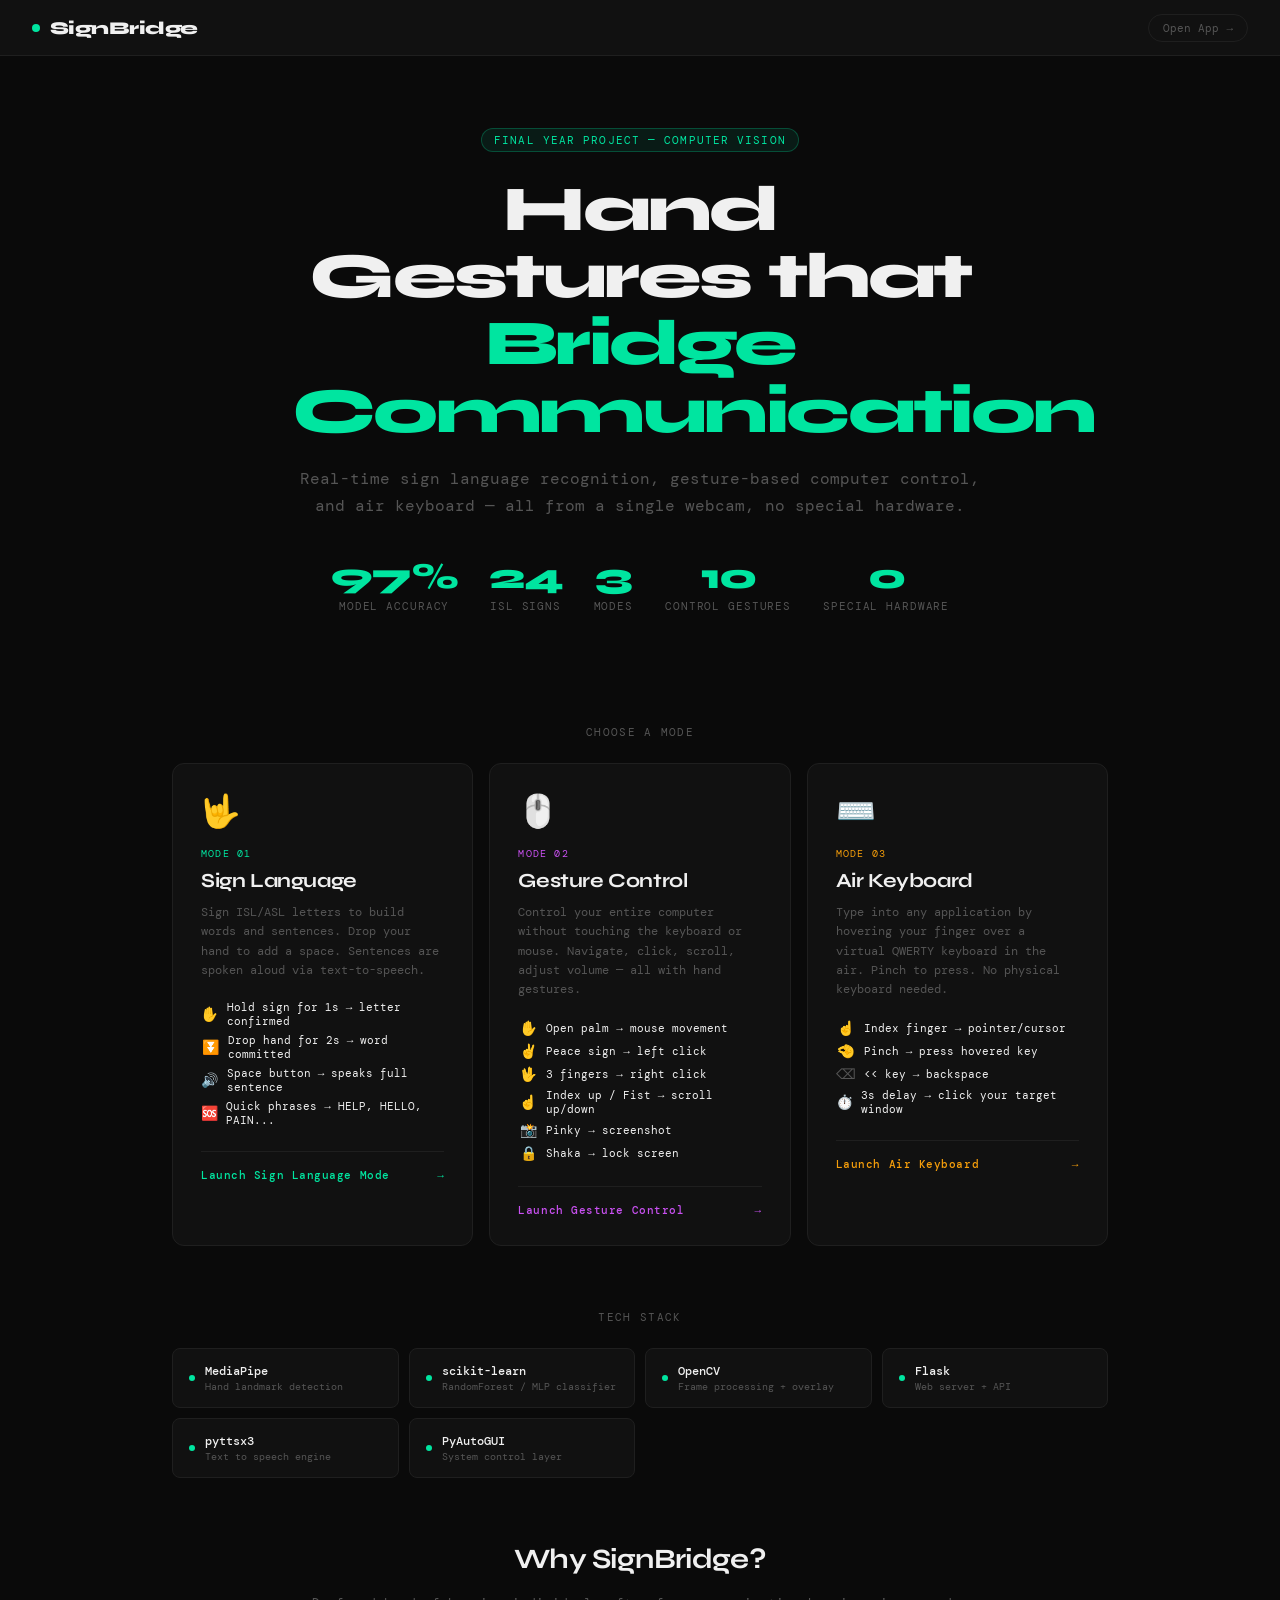
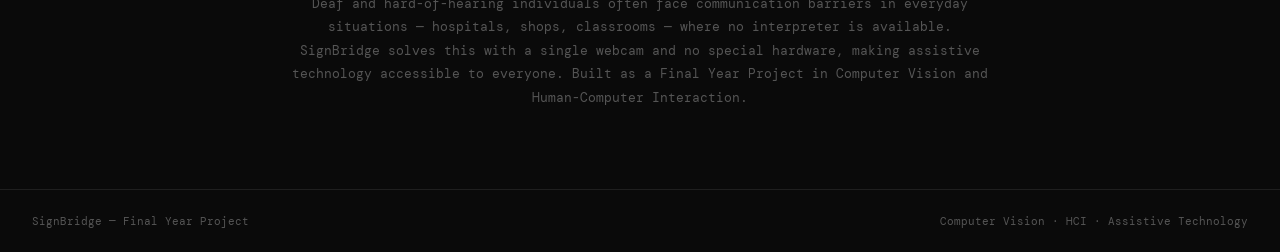
<file: templates/dashboard.html>
<!DOCTYPE html>
<html lang="en">
<head>
<meta charset="UTF-8"/>
<meta name="viewport" content="width=device-width, initial-scale=1.0"/>
<title>SignBridge — Dashboard</title>
<link href="https://fonts.googleapis.com/css2?family=DM+Mono:wght@400;500&family=Syne:wght@400;600;700;800&display=swap" rel="stylesheet"/>
<style>
*, *::before, *::after { box-sizing: border-box; margin: 0; padding: 0; }

:root {
  --bg:      #0a0a0a;
  --surface: #111111;
  --s2:      #181818;
  --border:  #1f1f1f;
  --b2:      #2a2a2a;
  --text:    #f0f0f0;
  --muted:   #555555;
  --accent:  #00e5a0;
  --a2:      #00b87a;
  --purple:  #c850f0;
  --amber:   #f59e0b;
  --mono:    'DM Mono', monospace;
  --display: 'Syne', sans-serif;
}

html, body {
  min-height: 100vh;
  background: var(--bg);
  color: var(--text);
  font-family: var(--display);
}

/* ── Header ── */
header {
  display: flex;
  align-items: center;
  justify-content: space-between;
  padding: 0 32px;
  height: 56px;
  border-bottom: 1px solid var(--border);
  background: var(--surface);
  position: sticky;
  top: 0;
  z-index: 10;
}

.logo {
  display: flex;
  align-items: center;
  gap: 10px;
  font-size: 18px;
  font-weight: 800;
  letter-spacing: -0.03em;
}

.logo-dot {
  width: 8px; height: 8px;
  border-radius: 50%;
  background: var(--accent);
  animation: pulse 2s ease-in-out infinite;
}

@keyframes pulse {
  0%,100% { opacity:1; transform:scale(1); }
  50%      { opacity:0.4; transform:scale(0.7); }
}

.nav-link {
  font-family: var(--mono);
  font-size: 11px;
  color: var(--muted);
  text-decoration: none;
  padding: 6px 14px;
  border: 1px solid var(--border);
  border-radius: 20px;
  transition: all 0.15s;
}
.nav-link:hover { color: var(--accent); border-color: var(--accent); }

/* ── Hero ── */
.hero {
  text-align: center;
  padding: 72px 32px 48px;
  max-width: 760px;
  margin: 0 auto;
}

.badge {
  display: inline-block;
  font-family: var(--mono);
  font-size: 11px;
  color: var(--accent);
  background: rgba(0,229,160,0.08);
  border: 1px solid rgba(0,229,160,0.25);
  padding: 4px 12px;
  border-radius: 20px;
  letter-spacing: 0.1em;
  margin-bottom: 24px;
}

.hero h1 {
  font-size: clamp(36px, 6vw, 64px);
  font-weight: 800;
  letter-spacing: -0.04em;
  line-height: 1.05;
  margin-bottom: 20px;
}

.hero h1 span { color: var(--accent); }

.hero p {
  font-size: 16px;
  color: var(--muted);
  line-height: 1.7;
  margin-bottom: 40px;
  font-family: var(--mono);
}

/* ── Stats row ── */
.stats {
  display: flex;
  justify-content: center;
  gap: 32px;
  margin-bottom: 64px;
  flex-wrap: wrap;
}

.stat {
  text-align: center;
}

.stat-num {
  font-size: 36px;
  font-weight: 800;
  letter-spacing: -0.04em;
  color: var(--accent);
  line-height: 1;
}

.stat-label {
  font-family: var(--mono);
  font-size: 11px;
  color: var(--muted);
  margin-top: 4px;
  letter-spacing: 0.08em;
  text-transform: uppercase;
}

/* ── Mode cards ── */
.section-title {
  text-align: center;
  font-family: var(--mono);
  font-size: 11px;
  color: var(--muted);
  letter-spacing: 0.12em;
  text-transform: uppercase;
  margin-bottom: 24px;
}

.cards {
  display: grid;
  grid-template-columns: repeat(auto-fit, minmax(280px, 1fr));
  gap: 16px;
  max-width: 1000px;
  margin: 0 auto 64px;
  padding: 0 32px;
}

.card {
  background: var(--surface);
  border: 1px solid var(--border);
  border-radius: 12px;
  padding: 28px;
  cursor: pointer;
  transition: all 0.2s ease;
  text-decoration: none;
  color: inherit;
  display: block;
  position: relative;
  overflow: hidden;
}

.card::before {
  content: '';
  position: absolute;
  top: 0; left: 0; right: 0;
  height: 2px;
  background: var(--card-color, var(--accent));
  opacity: 0;
  transition: opacity 0.2s;
}

.card:hover { border-color: var(--b2); transform: translateY(-3px); }
.card:hover::before { opacity: 1; }

.card-icon {
  font-size: 32px;
  margin-bottom: 16px;
  display: block;
}

.card-mode {
  font-family: var(--mono);
  font-size: 10px;
  letter-spacing: 0.12em;
  text-transform: uppercase;
  color: var(--card-color, var(--accent));
  margin-bottom: 8px;
}

.card h3 {
  font-size: 20px;
  font-weight: 700;
  letter-spacing: -0.02em;
  margin-bottom: 10px;
}

.card p {
  font-family: var(--mono);
  font-size: 12px;
  color: var(--muted);
  line-height: 1.6;
  margin-bottom: 20px;
}

.card-gestures {
  display: flex;
  flex-direction: column;
  gap: 5px;
  margin-bottom: 24px;
}

.gesture-row {
  display: flex;
  align-items: center;
  gap: 8px;
  font-family: var(--mono);
  font-size: 11px;
  color: var(--muted);
}

.gesture-icon { font-size: 14px; width: 20px; text-align: center; }
.gesture-action { color: var(--text); }

.card-btn {
  display: flex;
  align-items: center;
  justify-content: space-between;
  font-family: var(--mono);
  font-size: 11px;
  font-weight: 500;
  color: var(--card-color, var(--accent));
  padding-top: 16px;
  border-top: 1px solid var(--border);
  letter-spacing: 0.05em;
}

/* ── Tech stack ── */
.tech-section {
  max-width: 1000px;
  margin: 0 auto 64px;
  padding: 0 32px;
}

.tech-grid {
  display: grid;
  grid-template-columns: repeat(auto-fit, minmax(180px, 1fr));
  gap: 10px;
  margin-top: 20px;
}

.tech-item {
  background: var(--surface);
  border: 1px solid var(--border);
  border-radius: 8px;
  padding: 14px 16px;
  display: flex;
  align-items: center;
  gap: 10px;
}

.tech-dot {
  width: 6px; height: 6px;
  border-radius: 50%;
  background: var(--accent);
  flex-shrink: 0;
}

.tech-name {
  font-family: var(--mono);
  font-size: 12px;
  font-weight: 500;
  color: var(--text);
}

.tech-desc {
  font-family: var(--mono);
  font-size: 10px;
  color: var(--muted);
  margin-top: 1px;
}

/* ── About section ── */
.about-section {
  max-width: 760px;
  margin: 0 auto 80px;
  padding: 0 32px;
  text-align: center;
}

.about-section h2 {
  font-size: 28px;
  font-weight: 700;
  letter-spacing: -0.03em;
  margin-bottom: 16px;
}

.about-section p {
  font-family: var(--mono);
  font-size: 13px;
  color: var(--muted);
  line-height: 1.8;
}

/* ── Footer ── */
footer {
  border-top: 1px solid var(--border);
  padding: 24px 32px;
  display: flex;
  justify-content: space-between;
  align-items: center;
  font-family: var(--mono);
  font-size: 11px;
  color: var(--muted);
}
</style>
</head>
<body>

<header>
  <div class="logo">
    <div class="logo-dot"></div>
    SignBridge
  </div>
  <a href="/" class="nav-link">Open App →</a>
</header>

<!-- Hero -->
<section class="hero">
  <div class="badge">FINAL YEAR PROJECT — COMPUTER VISION</div>
  <h1>Hand Gestures that<br/><span>Bridge Communication</span></h1>
  <p>
    Real-time sign language recognition, gesture-based computer control,<br/>
    and air keyboard — all from a single webcam, no special hardware.
  </p>

  <div class="stats">
    <div class="stat">
      <div class="stat-num">97%</div>
      <div class="stat-label">Model Accuracy</div>
    </div>
    <div class="stat">
      <div class="stat-num">24</div>
      <div class="stat-label">ISL Signs</div>
    </div>
    <div class="stat">
      <div class="stat-num">3</div>
      <div class="stat-label">Modes</div>
    </div>
    <div class="stat">
      <div class="stat-num">10</div>
      <div class="stat-label">Control Gestures</div>
    </div>
    <div class="stat">
      <div class="stat-num">0</div>
      <div class="stat-label">Special Hardware</div>
    </div>
  </div>
</section>

<!-- Mode cards -->
<div class="section-title">Choose a mode</div>
<div class="cards">

  <!-- Sign Language -->
  <a href="/?mode=sign" class="card" style="--card-color: #00e5a0">
    <span class="card-icon">🤟</span>
    <div class="card-mode">Mode 01</div>
    <h3>Sign Language</h3>
    <p>Sign ISL/ASL letters to build words and sentences. Drop your hand to add a space. Sentences are spoken aloud via text-to-speech.</p>
    <div class="card-gestures">
      <div class="gesture-row"><span class="gesture-icon">✋</span><span class="gesture-action">Hold sign for 1s → letter confirmed</span></div>
      <div class="gesture-row"><span class="gesture-icon">⏬</span><span class="gesture-action">Drop hand for 2s → word committed</span></div>
      <div class="gesture-row"><span class="gesture-icon">🔊</span><span class="gesture-action">Space button → speaks full sentence</span></div>
      <div class="gesture-row"><span class="gesture-icon">🆘</span><span class="gesture-action">Quick phrases → HELP, HELLO, PAIN...</span></div>
    </div>
    <div class="card-btn">Launch Sign Language Mode <span>→</span></div>
  </a>

  <!-- Gesture Control -->
  <a href="/?mode=control" class="card" style="--card-color: #c850f0">
    <span class="card-icon">🖱️</span>
    <div class="card-mode">Mode 02</div>
    <h3>Gesture Control</h3>
    <p>Control your entire computer without touching the keyboard or mouse. Navigate, click, scroll, adjust volume — all with hand gestures.</p>
    <div class="card-gestures">
      <div class="gesture-row"><span class="gesture-icon">✋</span><span class="gesture-action">Open palm → mouse movement</span></div>
      <div class="gesture-row"><span class="gesture-icon">✌️</span><span class="gesture-action">Peace sign → left click</span></div>
      <div class="gesture-row"><span class="gesture-icon">🖖</span><span class="gesture-action">3 fingers → right click</span></div>
      <div class="gesture-row"><span class="gesture-icon">☝️</span><span class="gesture-action">Index up / Fist → scroll up/down</span></div>
      <div class="gesture-row"><span class="gesture-icon">📸</span><span class="gesture-action">Pinky → screenshot</span></div>
      <div class="gesture-row"><span class="gesture-icon">🔒</span><span class="gesture-action">Shaka → lock screen</span></div>
    </div>
    <div class="card-btn">Launch Gesture Control <span>→</span></div>
  </a>

  <!-- Air Keyboard -->
  <a href="/?mode=keyboard" class="card" style="--card-color: #f59e0b">
    <span class="card-icon">⌨️</span>
    <div class="card-mode">Mode 03</div>
    <h3>Air Keyboard</h3>
    <p>Type into any application by hovering your finger over a virtual QWERTY keyboard in the air. Pinch to press. No physical keyboard needed.</p>
    <div class="card-gestures">
      <div class="gesture-row"><span class="gesture-icon">☝️</span><span class="gesture-action">Index finger → pointer/cursor</span></div>
      <div class="gesture-row"><span class="gesture-icon">🤏</span><span class="gesture-action">Pinch → press hovered key</span></div>
      <div class="gesture-row"><span class="gesture-icon">⌫</span><span class="gesture-action">&lt;&lt; key → backspace</span></div>
      <div class="gesture-row"><span class="gesture-icon">⏱️</span><span class="gesture-action">3s delay → click your target window</span></div>
    </div>
    <div class="card-btn">Launch Air Keyboard <span>→</span></div>
  </a>

</div>

<!-- Tech stack -->
<div class="tech-section">
  <div class="section-title">Tech Stack</div>
  <div class="tech-grid">
    <div class="tech-item">
      <div class="tech-dot"></div>
      <div><div class="tech-name">MediaPipe</div><div class="tech-desc">Hand landmark detection</div></div>
    </div>
    <div class="tech-item">
      <div class="tech-dot"></div>
      <div><div class="tech-name">scikit-learn</div><div class="tech-desc">RandomForest / MLP classifier</div></div>
    </div>
    <div class="tech-item">
      <div class="tech-dot"></div>
      <div><div class="tech-name">OpenCV</div><div class="tech-desc">Frame processing + overlay</div></div>
    </div>
    <div class="tech-item">
      <div class="tech-dot"></div>
      <div><div class="tech-name">Flask</div><div class="tech-desc">Web server + API</div></div>
    </div>
    <div class="tech-item">
      <div class="tech-dot"></div>
      <div><div class="tech-name">pyttsx3</div><div class="tech-desc">Text to speech engine</div></div>
    </div>
    <div class="tech-item">
      <div class="tech-dot"></div>
      <div><div class="tech-name">PyAutoGUI</div><div class="tech-desc">System control layer</div></div>
    </div>
  </div>
</div>

<!-- About -->
<div class="about-section">
  <h2>Why SignBridge?</h2>
  <p>
    Deaf and hard-of-hearing individuals often face communication barriers in everyday situations — 
    hospitals, shops, classrooms — where no interpreter is available. SignBridge solves this 
    with a single webcam and no special hardware, making assistive technology accessible to everyone.
    Built as a Final Year Project in Computer Vision and Human-Computer Interaction.
  </p>
</div>

<footer>
  <span>SignBridge — Final Year Project</span>
  <span>Computer Vision · HCI · Assistive Technology</span>
</footer>

<script>
  // Read mode from URL and auto-switch if coming from dashboard card
  const params = new URLSearchParams(window.location.search);
  const mode   = params.get('mode');
  if (mode && window.location.pathname === '/') {
    // Switch mode via API then redirect to app
    fetch('/api/set_mode', {
      method: 'POST',
      headers: { 'Content-Type': 'application/json' },
      body: JSON.stringify({ mode })
    }).then(() => {
      window.location.href = '/app';
    });
  }
</script>
</body>
</html>
</file>
